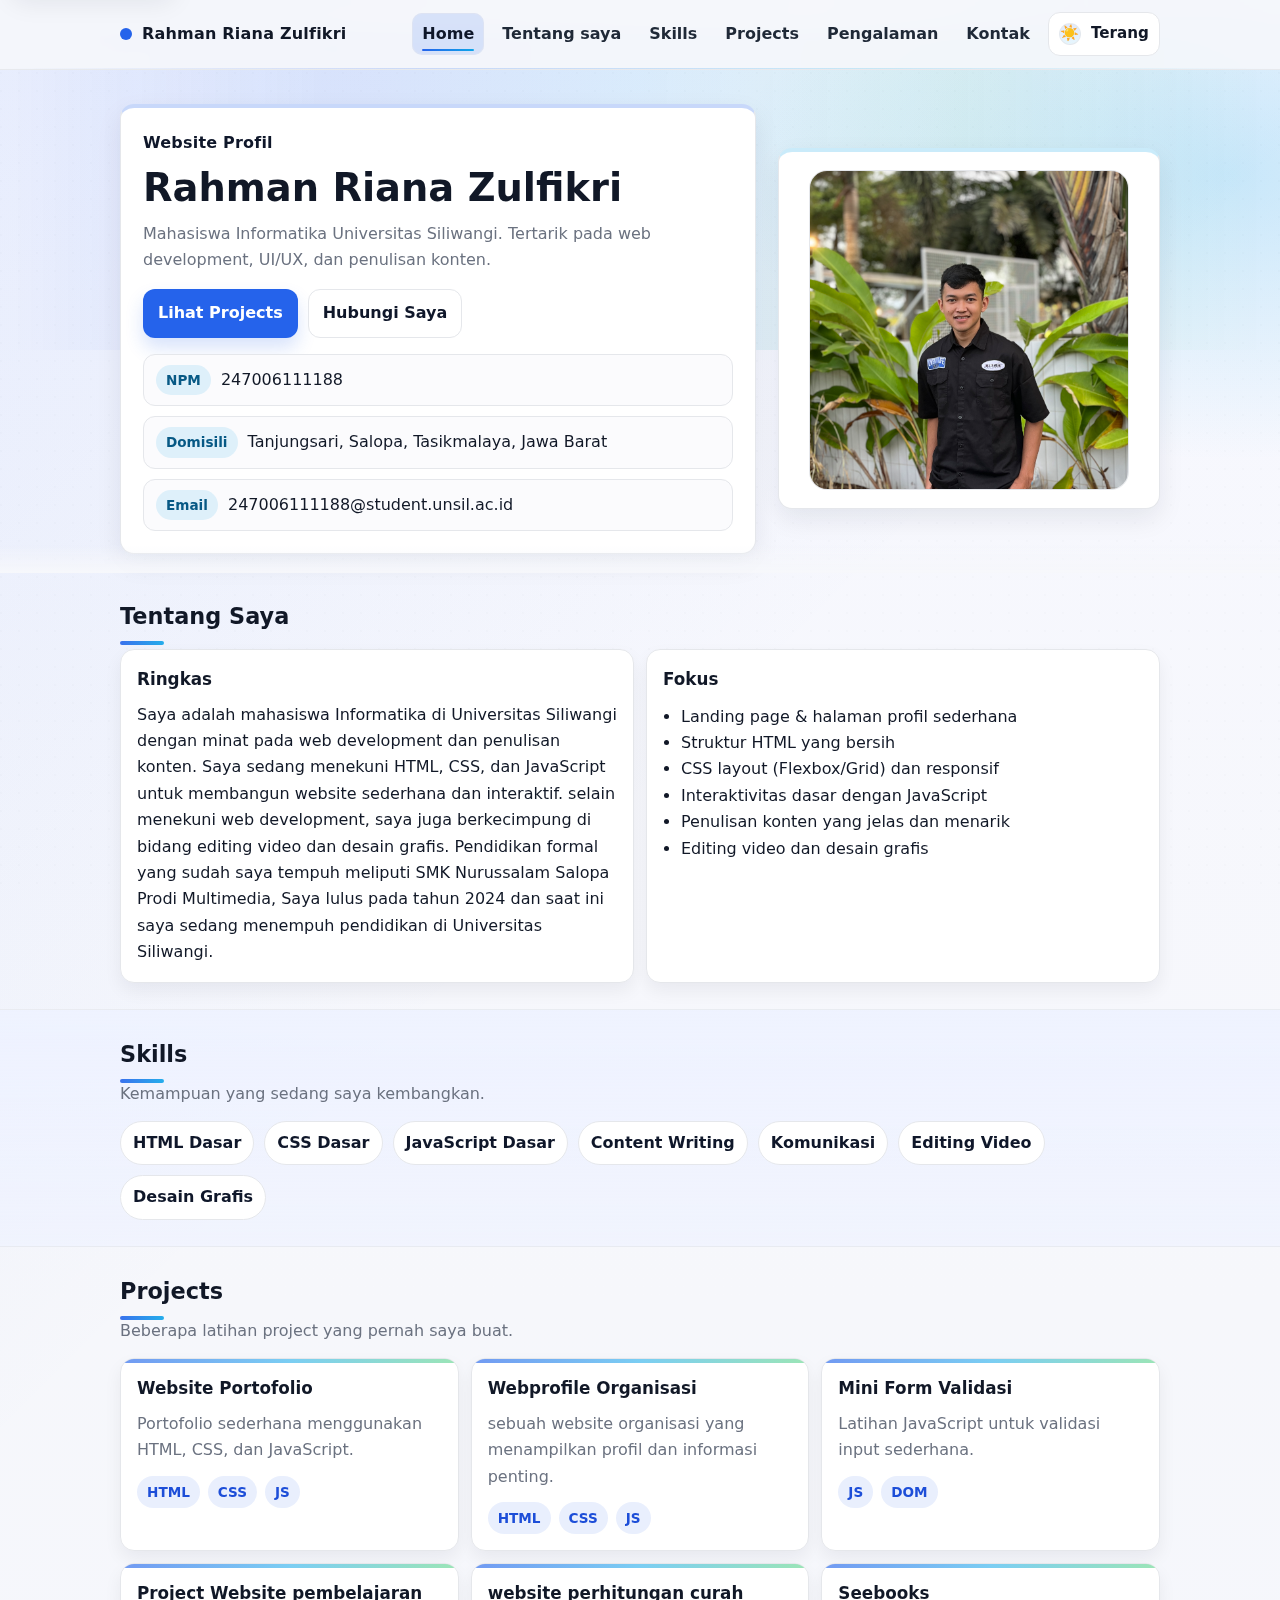
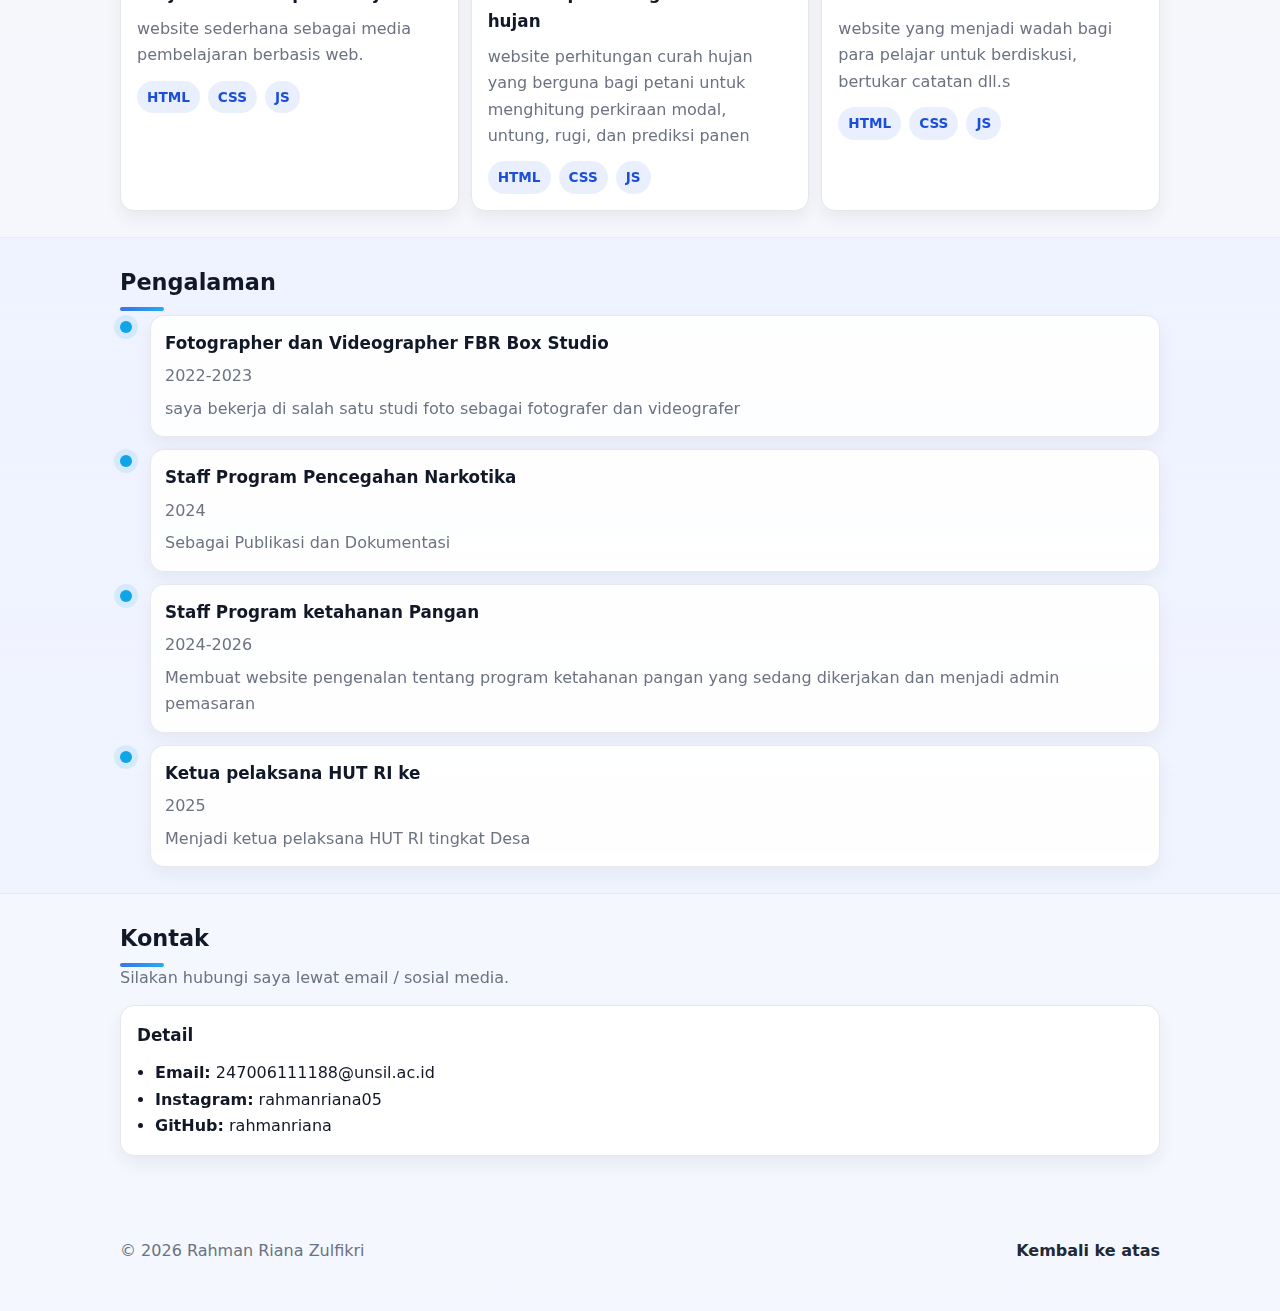
<file: index.html>
<!DOCTYPE html>
<html lang="id">
    <head>
        <meta charset="UTF-8" />
        <meta name="viewport" content="width=device-width, initial-scale=1" />
        <title>Portofolio | Rahman Riana Zulfikri</title>
        <link rel="stylesheet" href="./css/style.css" />
        <script src="./js/script.js" defer></script>
    </head>
    <body>
        <a class="skip-link" href="#home">Lewati ke konten</a>

        <header class="site-header">
            <div class="container header-inner">
                <a class="brand" href="#home" aria-label="Beranda">
                    <span class="brand-dot" aria-hidden="true"></span>
                    <span class="brand-text">Rahman Riana Zulfikri</span>
                </a>

                <button class="nav-toggle" id="navToggle" type="button" aria-controls="siteNav" aria-expanded="false">
                    <span class="nav-toggle-bar" aria-hidden="true"></span>
                    <span class="nav-toggle-bar" aria-hidden="true"></span>
                    <span class="nav-toggle-bar" aria-hidden="true"></span>
                    <span class="sr-only">Buka menu</span>
                </button>

                <nav class="site-nav" id="siteNav" aria-label="Navigasi utama">
                    <a class="nav-link" href="#home">Home</a>
                    <a class="nav-link" href="#about">Tentang saya</a>
                    <a class="nav-link" href="#skills">Skills</a>
                    <a class="nav-link" href="#projects">Projects</a>
                    <a class="nav-link" href="#experience">Pengalaman</a>
                    <a class="nav-link" href="#contact">Kontak</a>
                    <button class="theme-toggle" id="themeToggle" type="button" aria-label="Ganti tema">
                        <span class="theme-icon" id="themeIcon" aria-hidden="true">☀️</span>
                        <span class="theme-text" id="themeToggleText">Terang</span>
                    </button>
                </nav>
            </div>
        </header>

        <main>
            <section id="home" class="hero">
                <div class="container hero-inner">
                    <div class="hero-copy">
                        <p class="hero-kicker">Website Profil</p>
                        <h1 class="hero-title">Rahman Riana Zulfikri</h1>
                        <p class="hero-subtitle">
                            Mahasiswa Informatika Universitas Siliwangi. Tertarik pada web development, UI/UX,
                            dan penulisan konten.
                        </p>

                        <div class="hero-cta">
                            <a class="btn primary" href="#projects">Lihat Projects</a>
                            <a class="btn" href="#contact">Hubungi Saya</a>
                        </div>

                        <ul class="quick-info" aria-label="Info singkat">
                            <li><span class="tag">NPM</span> 247006111188</li>
                            <li><span class="tag">Domisili</span> Tanjungsari, Salopa, Tasikmalaya, Jawa Barat</li>
                            <li><span class="tag">Email</span> 247006111188@student.unsil.ac.id</li>
                        </ul>
                    </div>

                    <div class="hero-photo" aria-label="Foto profil">
                        <picture>
                            <source srcset="assets/foto.jpeg" type="image/jpeg" />
                            <img src="assets/foto.jpeg" alt="Foto Rahman Riana Zulfikri" width="360" height="360" />
                        </picture>
                     
                    </div>
                </div>
            </section>

            <section id="about" class="section">
                <div class="container">
                    <div class="section-head">
                        <h2>Tentang Saya</h2>
                        
                    </div>

                    <div class="grid-2">
                        <div class="card">
                            <h3>Ringkas</h3>
                            <p>
                                Saya adalah mahasiswa Informatika di Universitas Siliwangi dengan minat pada web
                                development dan penulisan konten. Saya sedang menekuni HTML, CSS, dan JavaScript untuk
                                membangun website sederhana dan interaktif. selain menekuni web development, saya juga berkecimpung di bidang editing video dan desain grafis.
                                Pendidikan formal yang sudah saya tempuh meliputi SMK Nurussalam Salopa Prodi Multimedia, Saya lulus pada tahun 2024 dan saat ini saya sedang menempuh pendidikan di Universitas Siliwangi.
                            </p>
                        </div>
                        <div class="card">
                            <h3>Fokus</h3>
                            <ul class="bullets">
                                <li>Landing page & halaman profil sederhana</li>
                                <li>Struktur HTML yang bersih</li>
                                <li>CSS layout (Flexbox/Grid) dan responsif</li>
                                <li>Interaktivitas dasar dengan JavaScript</li>
                                <li>Penulisan konten yang jelas dan menarik</li>
                                <li>Editing video dan desain grafis</li>
                            </ul>
                        </div>
                    </div>
                </div>
            </section>

            <section id="skills" class="section alt">
                <div class="container">
                    <div class="section-head">
                        <h2>Skills</h2>
                        <p>Kemampuan yang sedang saya kembangkan.</p>
                    </div>

                    <div class="chips" role="list">
                        <span class="chip" role="listitem">HTML Dasar</span>
                        <span class="chip" role="listitem">CSS Dasar</span>
                        <span class="chip" role="listitem">JavaScript Dasar</span>
                        <span class="chip" role="listitem">Content Writing</span>
                        <span class="chip" role="listitem">Komunikasi</span>
                        <span class="chip" role="listitem">Editing Video</span>
                        <span class="chip" role ="listitem">Desain Grafis</span>
                    </div>
                </div>
            </section>

            <section id="projects" class="section">
                <div class="container">
                    <div class="section-head">
                        <h2>Projects</h2>
                        <p>Beberapa latihan project yang pernah saya buat.</p>
                    </div>

                    <div class="cards">
                        <article class="project card">
                            <h3>Website Portofolio</h3>
                            <p>Portofolio sederhana menggunakan HTML, CSS, dan JavaScript.</p>
                            <div class="meta">
                                <span class="pill">HTML</span><span class="pill">CSS</span><span class="pill">JS</span>
                            </div>
                        </article>

                        <article class="project card">
                            <h3>Webprofile Organisasi</h3>
                            <p>sebuah website organisasi yang menampilkan profil dan informasi penting.</p>
                            <div class="meta">
                                <span class="pill">HTML</span><span class="pill">CSS</span><span class="pill">JS</span>
                            </div>
                        </article>

                        <article class="project card">
                            <h3>Mini Form Validasi</h3>
                            <p>Latihan JavaScript untuk validasi input sederhana.</p>
                            <div class="meta">
                                <span class="pill">JS</span><span class="pill">DOM</span>
                            </div>
                        </article>

                         <article class="project card">
                            <h3>Project Website pembelajaran</h3>
                            <p>website sederhana sebagai media pembelajaran berbasis web.</p>
                            <div class="meta">
                                <span class="pill">HTML</span><span class="pill">CSS</span><span class="pill">JS</span>
                            </div>
                        </article>

                         <article class="project card">
                            <h3>website perhitungan curah hujan</h3>
                            <p>website perhitungan curah hujan yang berguna bagi petani untuk menghitung perkiraan modal, untung, rugi, dan prediksi panen </p>
                            <div class="meta">
                               <span class="pill">HTML</span><span class="pill">CSS</span><span class="pill">JS</span>
                            </div>
                        </article>

                         <article class="project card">
                            <h3>Seebooks</h3>
                            <p>website yang menjadi wadah bagi para pelajar untuk berdiskusi, bertukar catatan dll.s</p>
                            <div class="meta">
                               <span class="pill">HTML</span><span class="pill">CSS</span><span class="pill">JS</span>
                            </div>
                        </article>
                    </div>
                </div>
            </section>

            <section id="experience" class="section alt">
                <div class="container">
                    <div class="section-head">
                        <h2>Pengalaman</h2>
    
                    </div>

                    <div class="timeline">

                         <div class="timeline-item">
                            <div class="timeline-dot" aria-hidden="true"></div>
                            <div class="timeline-content">
                                <h3>Fotographer dan Videographer FBR Box Studio</h3>
                                <p class="muted">2022-2023</p>
                                <p>saya bekerja di salah satu studi foto sebagai fotografer dan videografer</p>
                            </div>
                        </div>   

                        <div class="timeline-item">
                            <div class="timeline-dot" aria-hidden="true"></div>
                            <div class="timeline-content">
                                <h3>Staff Program Pencegahan Narkotika</h3>
                                <p class="muted">2024</p>
                                <p>Sebagai Publikasi dan Dokumentasi</p>
                            </div>
                        </div>

                        <div class="timeline-item">
                            <div class="timeline-dot" aria-hidden="true"></div>
                            <div class="timeline-content">
                                <h3>Staff Program ketahanan Pangan</h3>
                                <p class="muted">2024-2026</p>
                                <p>Membuat website pengenalan tentang program ketahanan pangan yang sedang dikerjakan dan menjadi admin pemasaran</p>
                            </div>
                        </div>

                        <div class="timeline-item">
                            <div class="timeline-dot" aria-hidden="true"></div>
                            <div class="timeline-content">
                                <h3>Ketua pelaksana HUT RI ke</h3>
                                <p class="muted">2025</p>
                                <p>Menjadi ketua pelaksana HUT RI tingkat Desa </p>
                            </div>
                        </div>

                        
                    </div>
                </div>
            </section>

            <section id="contact" class="section">
                <div class="container">
                    <div class="section-head">
                        <h2>Kontak</h2>
                        <p>Silakan hubungi saya lewat email / sosial media.</p>
                    </div>

                    <div class="contact-grid">
                        <div class="card">
                            <h3>Detail</h3>
                            <ul class="bullets">
                                <li><strong>Email:</strong> 247006111188@unsil.ac.id</li>
                                <li><strong>Instagram:</strong> rahmanriana05</li>
                                <li><strong>GitHub:</strong> rahmanriana</li>
                            </ul>
                        </div>
                    </div>
                </div>
            </section>
        </main>

        <footer class="site-footer">
            <div class="container footer-inner">
                <p>&copy; <span id="year"></span> Rahman Riana Zulfikri</p>
                <a href="#home" class="to-top">Kembali ke atas</a>
            </div>
        </footer>
    </body>
</html>
</file>
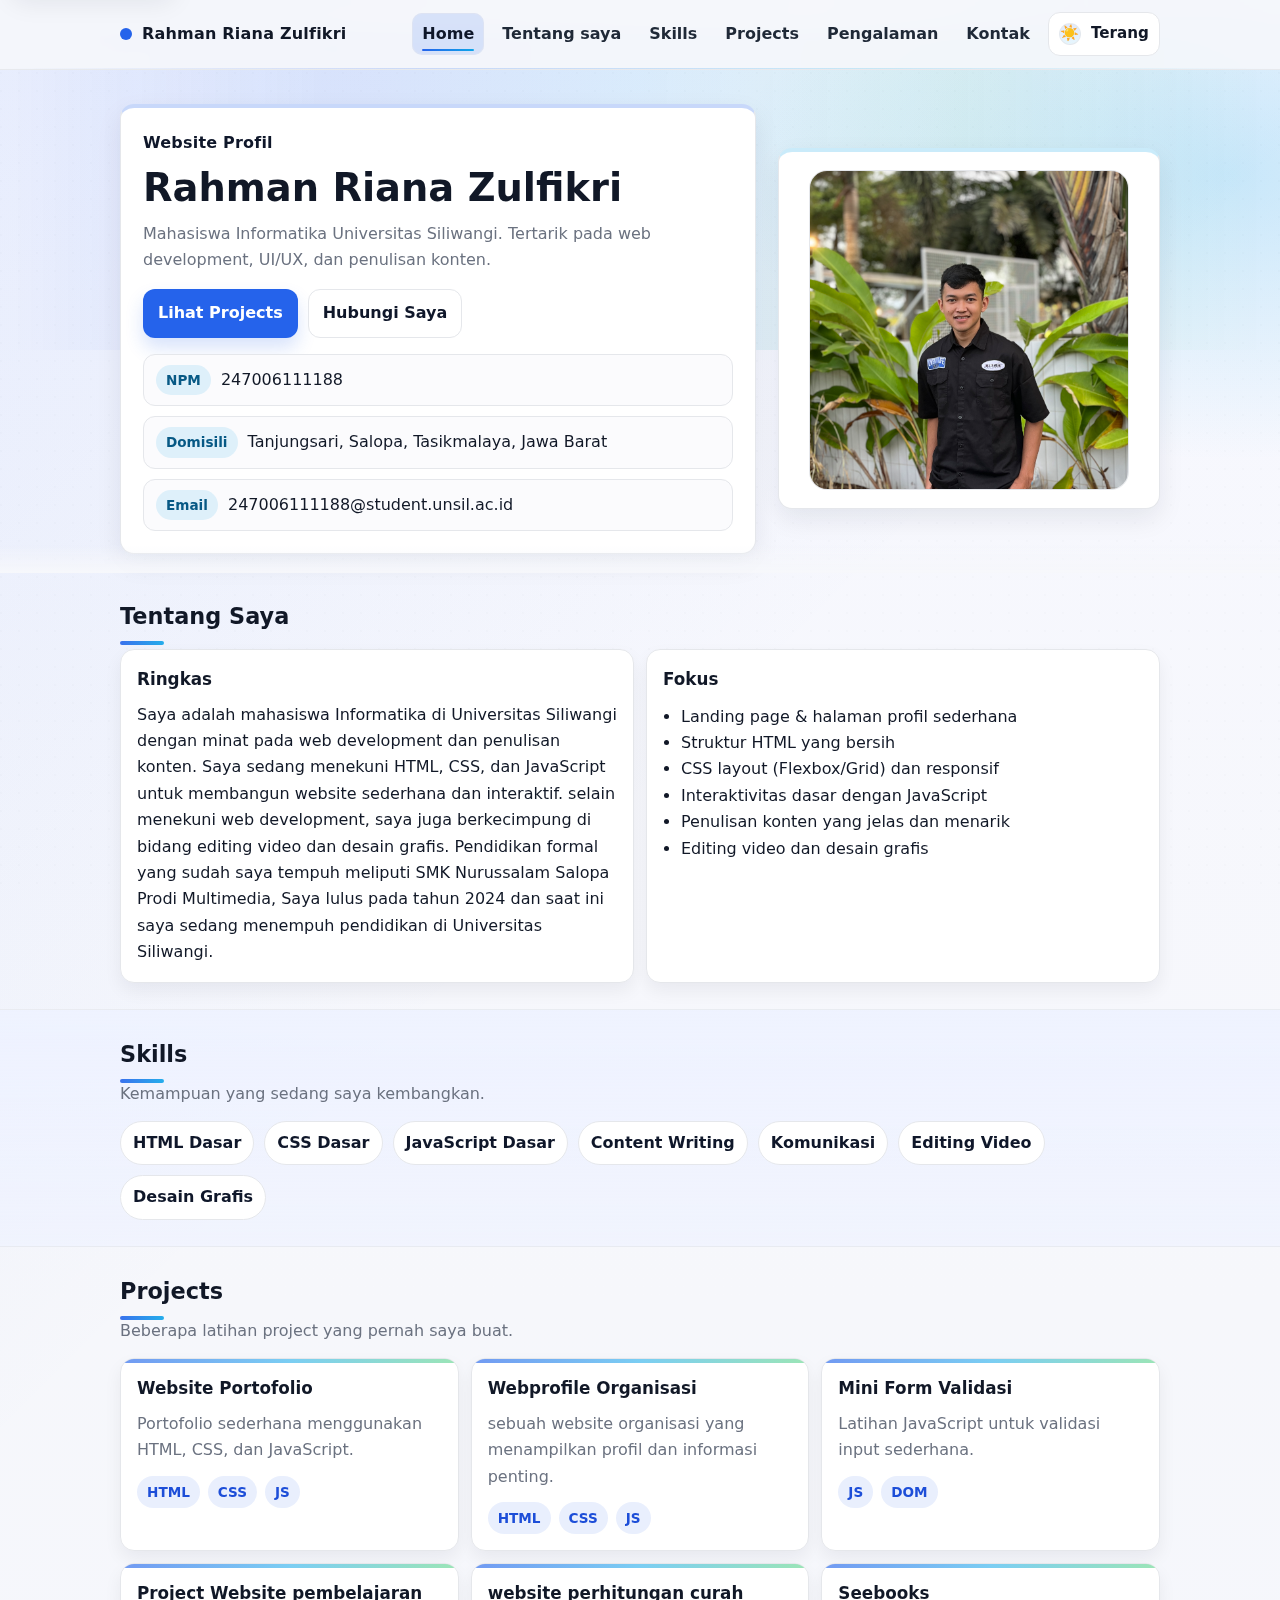
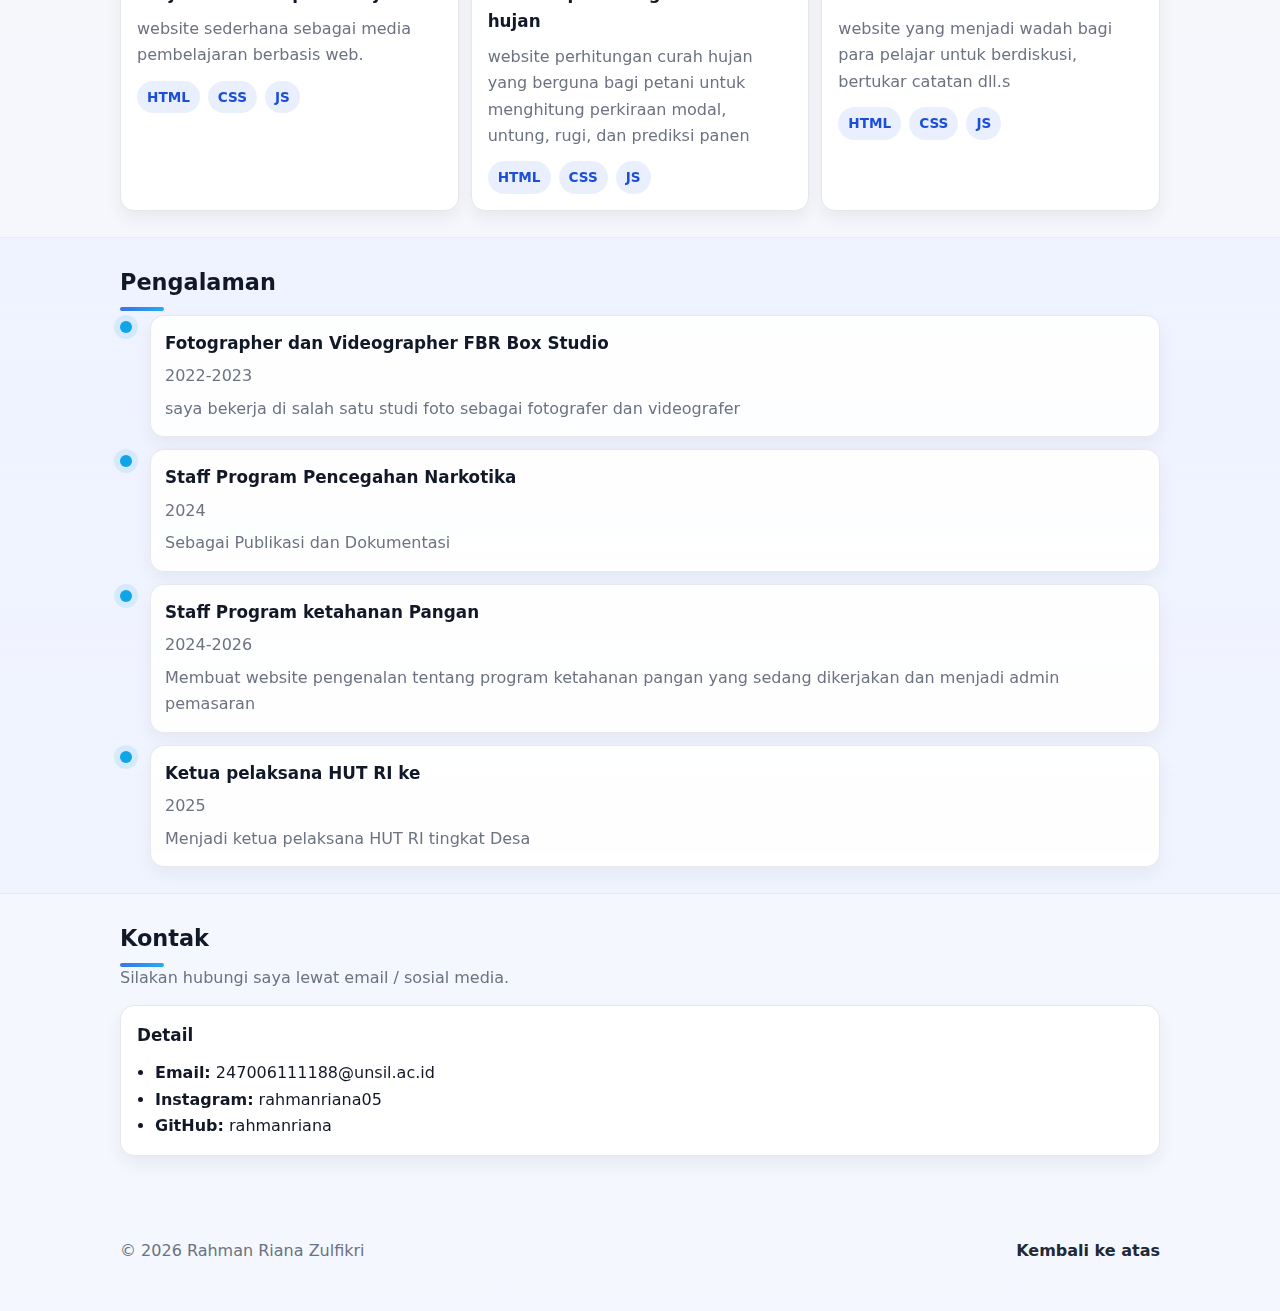
<file: html/index.html>
<!DOCTYPE html>
<html lang="id">
    <head>
        <meta charset="UTF-8" />
        <meta name="viewport" content="width=device-width, initial-scale=1" />
        <title>Portofolio | Rahman Riana Zulfikri</title>
        <link rel="stylesheet" href="../css/style.css" />
        <script src="../Js/script.js" defer></script>
    </head>
    <body>
        <a class="skip-link" href="#home">Lewati ke konten</a>

        <header class="site-header">
            <div class="container header-inner">
                <a class="brand" href="#home" aria-label="Beranda">
                    <span class="brand-dot" aria-hidden="true"></span>
                    <span class="brand-text">Rahman Riana Zulfikri</span>
                </a>

                <button class="nav-toggle" id="navToggle" type="button" aria-controls="siteNav" aria-expanded="false">
                    <span class="nav-toggle-bar" aria-hidden="true"></span>
                    <span class="nav-toggle-bar" aria-hidden="true"></span>
                    <span class="nav-toggle-bar" aria-hidden="true"></span>
                    <span class="sr-only">Buka menu</span>
                </button>

                <nav class="site-nav" id="siteNav" aria-label="Navigasi utama">
                    <a class="nav-link" href="#home">Home</a>
                    <a class="nav-link" href="#about">Tentang saya</a>
                    <a class="nav-link" href="#skills">Skills</a>
                    <a class="nav-link" href="#projects">Projects</a>
                    <a class="nav-link" href="#experience">Pengalaman</a>
                    <a class="nav-link" href="#contact">Kontak</a>
                    <button class="theme-toggle" id="themeToggle" type="button" aria-label="Ganti tema">
                        <span class="theme-icon" id="themeIcon" aria-hidden="true">☀️</span>
                        <span class="theme-text" id="themeToggleText">Terang</span>
                    </button>
                </nav>
            </div>
        </header>

        <main>
            <section id="home" class="hero">
                <div class="container hero-inner">
                    <div class="hero-copy">
                        <p class="hero-kicker">Website Profil</p>
                        <h1 class="hero-title">Rahman Riana Zulfikri</h1>
                        <p class="hero-subtitle">
                            Mahasiswa Informatika Universitas Siliwangi. Tertarik pada web development, UI/UX,
                            dan penulisan konten.
                        </p>

                        <div class="hero-cta">
                            <a class="btn primary" href="#projects">Lihat Projects</a>
                            <a class="btn" href="#contact">Hubungi Saya</a>
                        </div>

                        <ul class="quick-info" aria-label="Info singkat">
                            <li><span class="tag">NPM</span> 247006111188</li>
                            <li><span class="tag">Domisili</span> Tanjungsari, Salopa, Tasikmalaya, Jawa Barat</li>
                            <li><span class="tag">Email</span> 247006111188@student.unsil.ac.id</li>
                        </ul>
                    </div>

                    <div class="hero-photo" aria-label="Foto profil">
                        <picture>
                            <source srcset="../assets/foto.jpeg" type="image/jpeg" />
                            <img src="../assets/foto.jpeg" alt="Foto Rahman Riana Zulfikri" width="360" height="360" />
                        </picture>
                     
                    </div>
                </div>
            </section>

            <section id="about" class="section">
                <div class="container">
                    <div class="section-head">
                        <h2>Tentang Saya</h2>
                        
                    </div>

                    <div class="grid-2">
                        <div class="card">
                            <h3>Ringkas</h3>
                            <p>
                                Saya adalah mahasiswa Informatika di Universitas Siliwangi dengan minat pada web
                                development dan penulisan konten. Saya sedang menekuni HTML, CSS, dan JavaScript untuk
                                membangun website sederhana dan interaktif. selain menekuni web development, saya juga berkecimpung di bidang editing video dan desain grafis.
                                Pendidikan formal yang sudah saya tempuh meliputi SMK Nurussalam Salopa Prodi Multimedia, Saya lulus pada tahun 2024 dan saat ini saya sedang menempuh pendidikan di Universitas Siliwangi.
                            </p>
                        </div>
                        <div class="card">
                            <h3>Fokus</h3>
                            <ul class="bullets">
                                <li>Landing page & halaman profil sederhana</li>
                                <li>Struktur HTML yang bersih</li>
                                <li>CSS layout (Flexbox/Grid) dan responsif</li>
                                <li>Interaktivitas dasar dengan JavaScript</li>
                                <li>Penulisan konten yang jelas dan menarik</li>
                                <li>Editing video dan desain grafis</li>
                            </ul>
                        </div>
                    </div>
                </div>
            </section>

            <section id="skills" class="section alt">
                <div class="container">
                    <div class="section-head">
                        <h2>Skills</h2>
                        <p>Kemampuan yang sedang saya kembangkan.</p>
                    </div>

                    <div class="chips" role="list">
                        <span class="chip" role="listitem">HTML Dasar</span>
                        <span class="chip" role="listitem">CSS Dasar</span>
                        <span class="chip" role="listitem">JavaScript Dasar</span>
                        <span class="chip" role="listitem">Content Writing</span>
                        <span class="chip" role="listitem">Komunikasi</span>
                        <span class="chip" role="listitem">Editing Video</span>
                        <span class="chip" role ="listitem">Desain Grafis</span>
                    </div>
                </div>
            </section>

            <section id="projects" class="section">
                <div class="container">
                    <div class="section-head">
                        <h2>Projects</h2>
                        <p>Beberapa latihan project yang pernah saya buat.</p>
                    </div>

                    <div class="cards">
                        <article class="project card">
                            <h3>Website Portofolio</h3>
                            <p>Portofolio sederhana menggunakan HTML, CSS, dan JavaScript.</p>
                            <div class="meta">
                                <span class="pill">HTML</span><span class="pill">CSS</span><span class="pill">JS</span>
                            </div>
                        </article>

                        <article class="project card">
                            <h3>Webprofile Organisasi</h3>
                            <p>sebuah website organisasi yang menampilkan profil dan informasi penting.</p>
                            <div class="meta">
                                <span class="pill">HTML</span><span class="pill">CSS</span><span class="pill">JS</span>
                            </div>
                        </article>

                        <article class="project card">
                            <h3>Mini Form Validasi</h3>
                            <p>Latihan JavaScript untuk validasi input sederhana.</p>
                            <div class="meta">
                                <span class="pill">JS</span><span class="pill">DOM</span>
                            </div>
                        </article>

                         <article class="project card">
                            <h3>Project Website pembelajaran</h3>
                            <p>website sederhana sebagai media pembelajaran berbasis web.</p>
                            <div class="meta">
                                <span class="pill">HTML</span><span class="pill">CSS</span><span class="pill">JS</span>
                            </div>
                        </article>

                         <article class="project card">
                            <h3>website perhitungan curah hujan</h3>
                            <p>website perhitungan curah hujan yang berguna bagi petani untuk menghitung perkiraan modal, untung, rugi, dan prediksi panen </p>
                            <div class="meta">
                               <span class="pill">HTML</span><span class="pill">CSS</span><span class="pill">JS</span>
                            </div>
                        </article>

                         <article class="project card">
                            <h3>Seebooks</h3>
                            <p>website yang menjadi wadah bagi para pelajar untuk berdiskusi, bertukar catatan dll.s</p>
                            <div class="meta">
                               <span class="pill">HTML</span><span class="pill">CSS</span><span class="pill">JS</span>
                            </div>
                        </article>
                    </div>
                </div>
            </section>

            <section id="experience" class="section alt">
                <div class="container">
                    <div class="section-head">
                        <h2>Pengalaman</h2>
    
                    </div>

                    <div class="timeline">

                         <div class="timeline-item">
                            <div class="timeline-dot" aria-hidden="true"></div>
                            <div class="timeline-content">
                                <h3>Fotographer dan Videographer FBR Box Studio</h3>
                                <p class="muted">2022-2023</p>
                                <p>saya bekerja di salah satu studi foto sebagai fotografer dan videografer</p>
                            </div>
                        </div>   

                        <div class="timeline-item">
                            <div class="timeline-dot" aria-hidden="true"></div>
                            <div class="timeline-content">
                                <h3>Staff Program Pencegahan Narkotika</h3>
                                <p class="muted">2024</p>
                                <p>Sebagai Publikasi dan Dokumentasi</p>
                            </div>
                        </div>

                        <div class="timeline-item">
                            <div class="timeline-dot" aria-hidden="true"></div>
                            <div class="timeline-content">
                                <h3>Staff Program ketahanan Pangan</h3>
                                <p class="muted">2024-2026</p>
                                <p>Membuat website pengenalan tentang program ketahanan pangan yang sedang dikerjakan dan menjadi admin pemasaran</p>
                            </div>
                        </div>

                        <div class="timeline-item">
                            <div class="timeline-dot" aria-hidden="true"></div>
                            <div class="timeline-content">
                                <h3>Ketua pelaksana HUT RI ke</h3>
                                <p class="muted">2025</p>
                                <p>Menjadi ketua pelaksana HUT RI tingkat Desa </p>
                            </div>
                        </div>

                        
                    </div>
                </div>
            </section>

            <section id="contact" class="section">
                <div class="container">
                    <div class="section-head">
                        <h2>Kontak</h2>
                        <p>Silakan hubungi saya lewat email / sosial media.</p>
                    </div>

                    <div class="contact-grid">
                        <div class="card">
                            <h3>Detail</h3>
                            <ul class="bullets">
                                <li><strong>Email:</strong> 247006111188@unsil.ac.id</li>
                                <li><strong>Instagram:</strong> rahmanriana05</li>
                                <li><strong>GitHub:</strong> rahmanriana</li>
                            </ul>
                        </div>
                    </div>
                </div>
            </section>
        </main>

        <footer class="site-footer">
            <div class="container footer-inner">
                <p>&copy; <span id="year"></span> Rahman Riana Zulfikri</p>
                <a href="#home" class="to-top">Kembali ke atas</a>
            </div>
        </footer>
    </body>
</html>
</file>
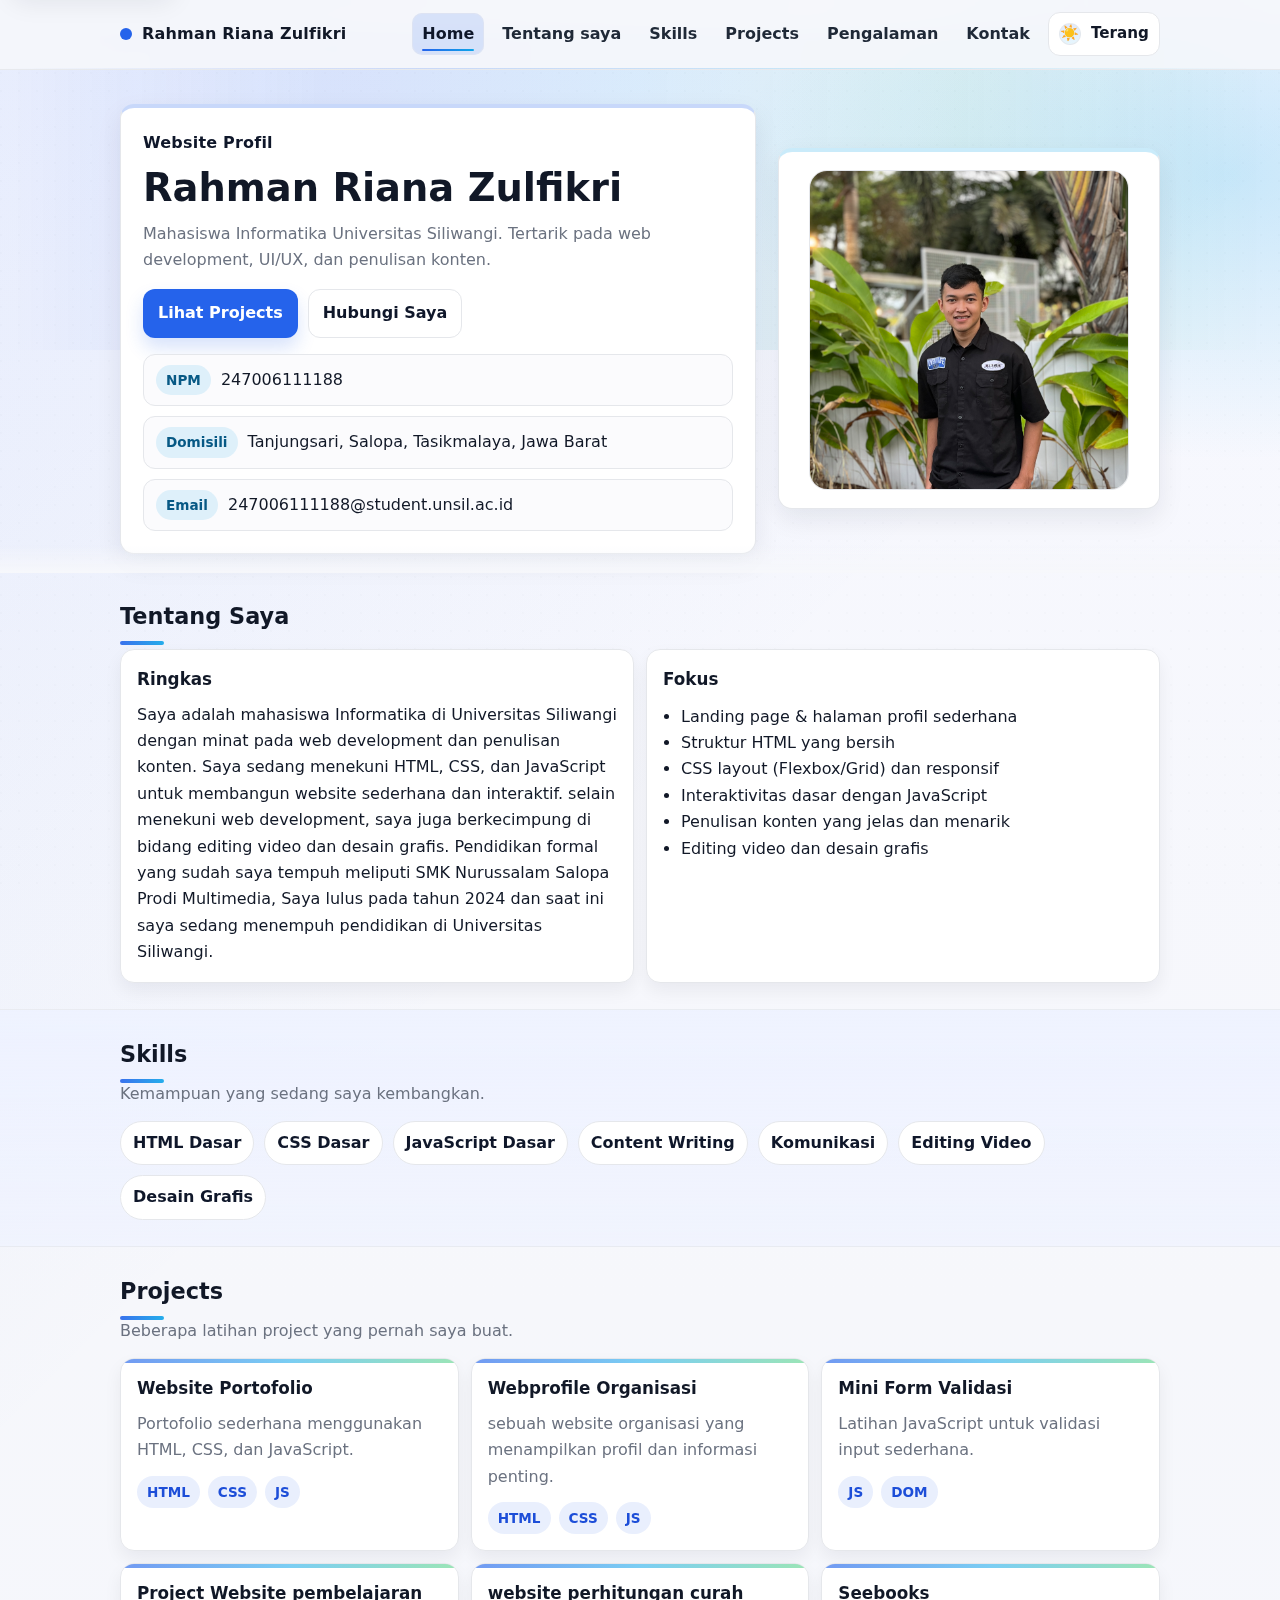
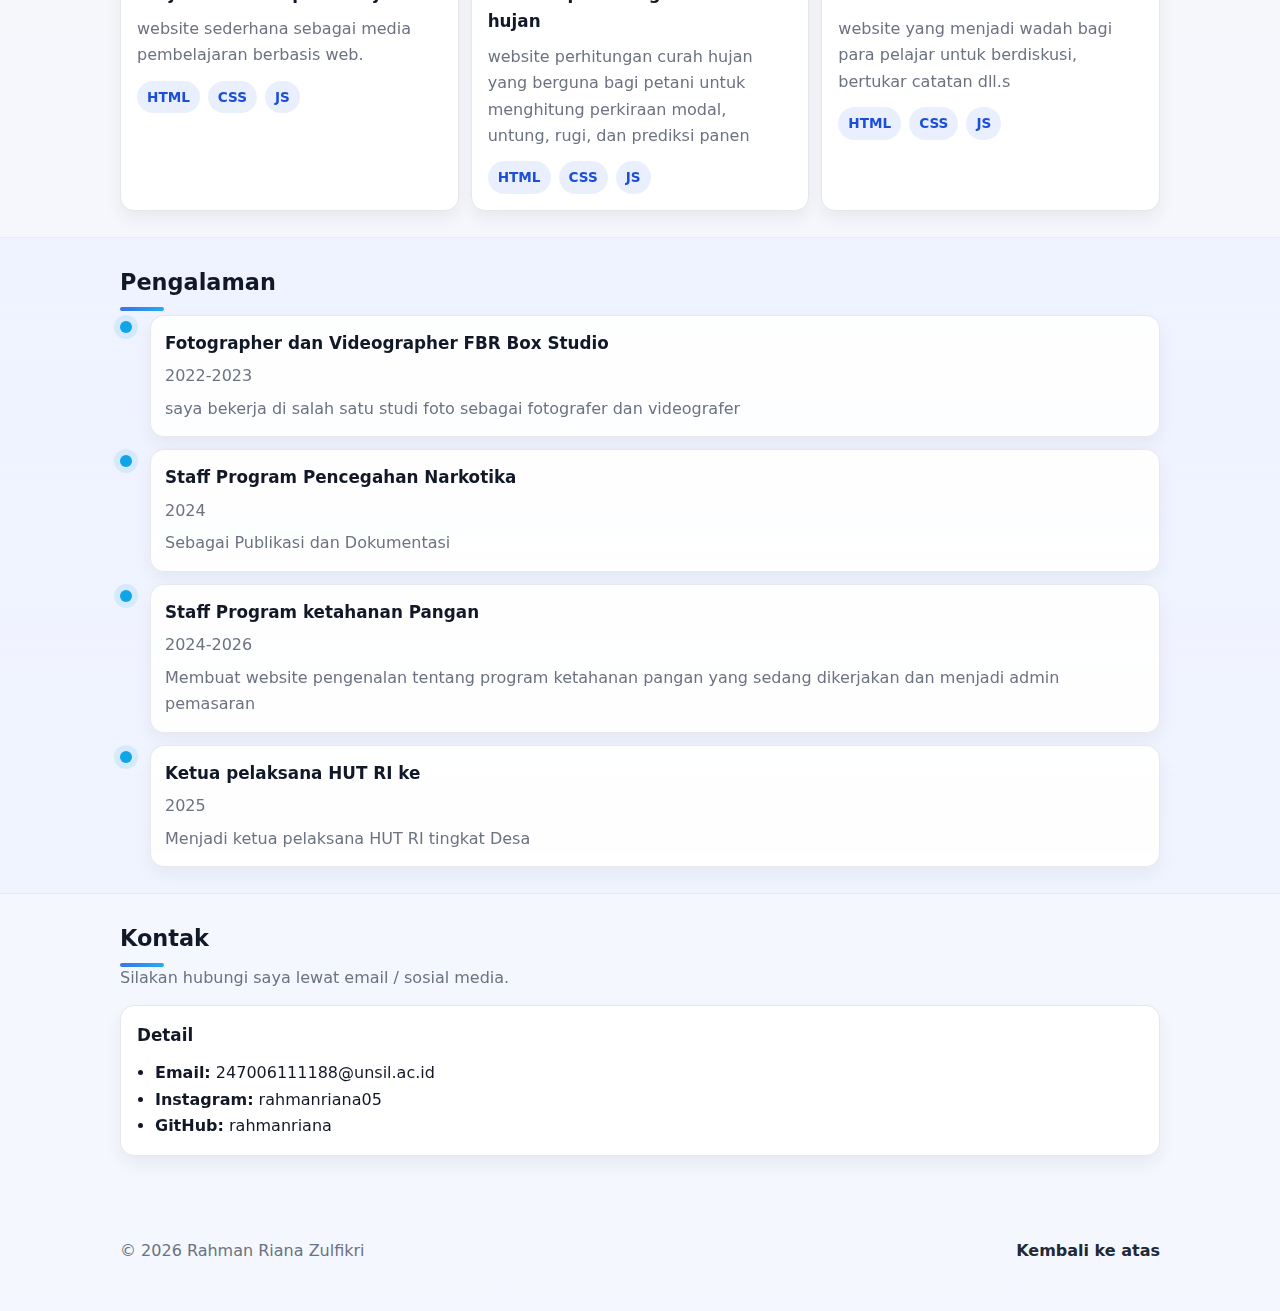
<file: prak 1/index.html>
<!DOCTYPE html>
<html lang="id">
    <head>
        <meta charset="UTF-8" />
        <meta name="viewport" content="width=device-width, initial-scale=1" />
        <title>Portofolio | Rahman Riana Zulfikri</title>
        <link rel="stylesheet" href="./css/style.css" />
        <script src="./js/script.js" defer></script>
    </head>
    <body>
        <a class="skip-link" href="#home">Lewati ke konten</a>

        <header class="site-header">
            <div class="container header-inner">
                <a class="brand" href="#home" aria-label="Beranda">
                    <span class="brand-dot" aria-hidden="true"></span>
                    <span class="brand-text">Rahman Riana Zulfikri</span>
                </a>

                <button class="nav-toggle" id="navToggle" type="button" aria-controls="siteNav" aria-expanded="false">
                    <span class="nav-toggle-bar" aria-hidden="true"></span>
                    <span class="nav-toggle-bar" aria-hidden="true"></span>
                    <span class="nav-toggle-bar" aria-hidden="true"></span>
                    <span class="sr-only">Buka menu</span>
                </button>

                <nav class="site-nav" id="siteNav" aria-label="Navigasi utama">
                    <a class="nav-link" href="#home">Home</a>
                    <a class="nav-link" href="#about">Tentang saya</a>
                    <a class="nav-link" href="#skills">Skills</a>
                    <a class="nav-link" href="#projects">Projects</a>
                    <a class="nav-link" href="#experience">Pengalaman</a>
                    <a class="nav-link" href="#contact">Kontak</a>
                    <button class="theme-toggle" id="themeToggle" type="button" aria-label="Ganti tema">
                        <span class="theme-icon" id="themeIcon" aria-hidden="true">☀️</span>
                        <span class="theme-text" id="themeToggleText">Terang</span>
                    </button>
                </nav>
            </div>
        </header>

        <main>
            <section id="home" class="hero">
                <div class="container hero-inner">
                    <div class="hero-copy">
                        <p class="hero-kicker">Website Profil</p>
                        <h1 class="hero-title">Rahman Riana Zulfikri</h1>
                        <p class="hero-subtitle">
                            Mahasiswa Informatika Universitas Siliwangi. Tertarik pada web development, UI/UX,
                            dan penulisan konten.
                        </p>

                        <div class="hero-cta">
                            <a class="btn primary" href="#projects">Lihat Projects</a>
                            <a class="btn" href="#contact">Hubungi Saya</a>
                        </div>

                        <ul class="quick-info" aria-label="Info singkat">
                            <li><span class="tag">NPM</span> 247006111188</li>
                            <li><span class="tag">Domisili</span> Tanjungsari, Salopa, Tasikmalaya, Jawa Barat</li>
                            <li><span class="tag">Email</span> 247006111188@student.unsil.ac.id</li>
                        </ul>
                    </div>

                    <div class="hero-photo" aria-label="Foto profil">
                        <picture>
                            <source srcset="../assets/foto.jpeg" type="image/jpeg" />
                            <img src="../assets/foto.jpeg" alt="Foto Rahman Riana Zulfikri" width="360" height="360" />
                        </picture>
                     
                    </div>
                </div>
            </section>

            <section id="about" class="section">
                <div class="container">
                    <div class="section-head">
                        <h2>Tentang Saya</h2>
                        
                    </div>

                    <div class="grid-2">
                        <div class="card">
                            <h3>Ringkas</h3>
                            <p>
                                Saya adalah mahasiswa Informatika di Universitas Siliwangi dengan minat pada web
                                development dan penulisan konten. Saya sedang menekuni HTML, CSS, dan JavaScript untuk
                                membangun website sederhana dan interaktif. selain menekuni web development, saya juga berkecimpung di bidang editing video dan desain grafis.
                                Pendidikan formal yang sudah saya tempuh meliputi SMK Nurussalam Salopa Prodi Multimedia, Saya lulus pada tahun 2024 dan saat ini saya sedang menempuh pendidikan di Universitas Siliwangi.
                            </p>
                        </div>
                        <div class="card">
                            <h3>Fokus</h3>
                            <ul class="bullets">
                                <li>Landing page & halaman profil sederhana</li>
                                <li>Struktur HTML yang bersih</li>
                                <li>CSS layout (Flexbox/Grid) dan responsif</li>
                                <li>Interaktivitas dasar dengan JavaScript</li>
                                <li>Penulisan konten yang jelas dan menarik</li>
                                <li>Editing video dan desain grafis</li>
                            </ul>
                        </div>
                    </div>
                </div>
            </section>

            <section id="skills" class="section alt">
                <div class="container">
                    <div class="section-head">
                        <h2>Skills</h2>
                        <p>Kemampuan yang sedang saya kembangkan.</p>
                    </div>

                    <div class="chips" role="list">
                        <span class="chip" role="listitem">HTML Dasar</span>
                        <span class="chip" role="listitem">CSS Dasar</span>
                        <span class="chip" role="listitem">JavaScript Dasar</span>
                        <span class="chip" role="listitem">Content Writing</span>
                        <span class="chip" role="listitem">Komunikasi</span>
                        <span class="chip" role="listitem">Editing Video</span>
                        <span class="chip" role ="listitem">Desain Grafis</span>
                    </div>
                </div>
            </section>

            <section id="projects" class="section">
                <div class="container">
                    <div class="section-head">
                        <h2>Projects</h2>
                        <p>Beberapa latihan project yang pernah saya buat.</p>
                    </div>

                    <div class="cards">
                        <article class="project card">
                            <h3>Website Portofolio</h3>
                            <p>Portofolio sederhana menggunakan HTML, CSS, dan JavaScript.</p>
                            <div class="meta">
                                <span class="pill">HTML</span><span class="pill">CSS</span><span class="pill">JS</span>
                            </div>
                        </article>

                        <article class="project card">
                            <h3>Webprofile Organisasi</h3>
                            <p>sebuah website organisasi yang menampilkan profil dan informasi penting.</p>
                            <div class="meta">
                                <span class="pill">HTML</span><span class="pill">CSS</span><span class="pill">JS</span>
                            </div>
                        </article>

                        <article class="project card">
                            <h3>Mini Form Validasi</h3>
                            <p>Latihan JavaScript untuk validasi input sederhana.</p>
                            <div class="meta">
                                <span class="pill">JS</span><span class="pill">DOM</span>
                            </div>
                        </article>

                         <article class="project card">
                            <h3>Project Website pembelajaran</h3>
                            <p>website sederhana sebagai media pembelajaran berbasis web.</p>
                            <div class="meta">
                                <span class="pill">HTML</span><span class="pill">CSS</span><span class="pill">JS</span>
                            </div>
                        </article>

                         <article class="project card">
                            <h3>website perhitungan curah hujan</h3>
                            <p>website perhitungan curah hujan yang berguna bagi petani untuk menghitung perkiraan modal, untung, rugi, dan prediksi panen </p>
                            <div class="meta">
                               <span class="pill">HTML</span><span class="pill">CSS</span><span class="pill">JS</span>
                            </div>
                        </article>

                         <article class="project card">
                            <h3>Seebooks</h3>
                            <p>website yang menjadi wadah bagi para pelajar untuk berdiskusi, bertukar catatan dll.s</p>
                            <div class="meta">
                               <span class="pill">HTML</span><span class="pill">CSS</span><span class="pill">JS</span>
                            </div>
                        </article>
                    </div>
                </div>
            </section>

            <section id="experience" class="section alt">
                <div class="container">
                    <div class="section-head">
                        <h2>Pengalaman</h2>
    
                    </div>

                    <div class="timeline">

                         <div class="timeline-item">
                            <div class="timeline-dot" aria-hidden="true"></div>
                            <div class="timeline-content">
                                <h3>Fotographer dan Videographer FBR Box Studio</h3>
                                <p class="muted">2022-2023</p>
                                <p>saya bekerja di salah satu studi foto sebagai fotografer dan videografer</p>
                            </div>
                        </div>   

                        <div class="timeline-item">
                            <div class="timeline-dot" aria-hidden="true"></div>
                            <div class="timeline-content">
                                <h3>Staff Program Pencegahan Narkotika</h3>
                                <p class="muted">2024</p>
                                <p>Sebagai Publikasi dan Dokumentasi</p>
                            </div>
                        </div>

                        <div class="timeline-item">
                            <div class="timeline-dot" aria-hidden="true"></div>
                            <div class="timeline-content">
                                <h3>Staff Program ketahanan Pangan</h3>
                                <p class="muted">2024-2026</p>
                                <p>Membuat website pengenalan tentang program ketahanan pangan yang sedang dikerjakan dan menjadi admin pemasaran</p>
                            </div>
                        </div>

                        <div class="timeline-item">
                            <div class="timeline-dot" aria-hidden="true"></div>
                            <div class="timeline-content">
                                <h3>Ketua pelaksana HUT RI ke</h3>
                                <p class="muted">2025</p>
                                <p>Menjadi ketua pelaksana HUT RI tingkat Desa </p>
                            </div>
                        </div>

                        
                    </div>
                </div>
            </section>

            <section id="contact" class="section">
                <div class="container">
                    <div class="section-head">
                        <h2>Kontak</h2>
                        <p>Silakan hubungi saya lewat email / sosial media.</p>
                    </div>

                    <div class="contact-grid">
                        <div class="card">
                            <h3>Detail</h3>
                            <ul class="bullets">
                                <li><strong>Email:</strong> 247006111188@unsil.ac.id</li>
                                <li><strong>Instagram:</strong> rahmanriana05</li>
                                <li><strong>GitHub:</strong> rahmanriana</li>
                            </ul>
                        </div>
                    </div>
                </div>
            </section>
        </main>

        <footer class="site-footer">
            <div class="container footer-inner">
                <p>&copy; <span id="year"></span> Rahman Riana Zulfikri</p>
                <a href="#home" class="to-top">Kembali ke atas</a>
            </div>
        </footer>
    </body>
</html>
</file>
<file: css/style.css>
:root {
  /* Light theme */
  --bg: #f6f7fb;
  --surface: #ffffff;
  --surface-2: #fbfbfd;
  --text: #111827;
  --text-strong: #0f172a;
  --muted: #6b7280;
  --border: #e5e7eb;
  --shadow: 0 10px 26px rgba(17, 24, 39, 0.08);
  --accent: #2563eb;
  --accent-2: #0ea5e9;
  --accent-3: #22c55e;

  --nav-text: #1f2937;
  --nav-hover-bg: rgba(37, 99, 235, 0.08);
  --nav-hover-text: #0f172a;
  --nav-active-bg: rgba(37, 99, 235, 0.14);
  --nav-active-text: #0f172a;

  --tag-bg: rgba(14, 165, 233, 0.12);
  --tag-text: #075985;
  --pill-bg: rgba(37, 99, 235, 0.10);
  --pill-text: #1d4ed8;

  --hero-fade: rgba(246, 247, 251, 1);
  --image-bg: #f3f4f6;
  --texture-blend: multiply;
  --alt-bg: linear-gradient(180deg, rgba(238, 242, 255, 0.95), rgba(238, 242, 255, 0.65));
  --ribbon-grad: linear-gradient(90deg, rgba(37, 99, 235, 0.00), rgba(37, 99, 235, 0.10), rgba(14, 165, 233, 0.10), rgba(34, 197, 94, 0.08), rgba(37, 99, 235, 0.00));

  --header-bg: rgba(246, 247, 251, 0.88);
  --header-border: rgba(229, 231, 235, 0.9);
  --texture-opacity: 0.28;

  /* Mobile nav dropdown */
  --menu-bg: rgba(255, 255, 255, 0.96);
  --menu-border: rgba(229, 231, 235, 0.95);

  /* Background gradients */
  --bg-grad-1: radial-gradient(1100px 520px at 8% -8%, rgba(37, 99, 235, 0.22), transparent 55%);
  --bg-grad-2: radial-gradient(900px 520px at 96% 6%, rgba(14, 165, 233, 0.20), transparent 55%);
  --bg-grad-3: radial-gradient(980px 560px at 70% 118%, rgba(34, 197, 94, 0.16), transparent 55%);
  --bg-grad-4: linear-gradient(135deg, rgba(37, 99, 235, 0.08), rgba(14, 165, 233, 0.00) 35%);
  --bg-grad-5: linear-gradient(180deg, #f7f8ff 0%, #f6f7fb 45%, #f4f7ff 100%);

  --radius: 14px;
  --maxw: 1040px;
  --header-h: 68px;
  --ring: 0 0 0 4px rgba(37, 99, 235, 0.18);
}

html[data-theme="dark"] {
  --bg: #0b1220;
  --surface: rgba(255, 255, 255, 0.07);
  --surface-2: rgba(255, 255, 255, 0.09);
  --text: rgba(255, 255, 255, 0.92);
  --text-strong: rgba(255, 255, 255, 0.96);
  --muted: rgba(255, 255, 255, 0.74);
  --border: rgba(255, 255, 255, 0.14);
  --shadow: 0 16px 34px rgba(0, 0, 0, 0.40);

  --header-bg: rgba(11, 18, 32, 0.72);
  --header-border: rgba(255, 255, 255, 0.10);
  --ring: 0 0 0 4px rgba(96, 165, 250, 0.20);
  --texture-opacity: 0.12;

  /* Mobile nav dropdown */
  --menu-bg: rgba(11, 18, 32, 0.92);
  --menu-border: rgba(255, 255, 255, 0.16);

  --nav-text: rgba(255, 255, 255, 0.82);
  --nav-hover-bg: rgba(96, 165, 250, 0.14);
  --nav-hover-text: rgba(255, 255, 255, 0.96);
  --nav-active-bg: rgba(96, 165, 250, 0.18);
  --nav-active-text: rgba(255, 255, 255, 0.96);

  --tag-bg: rgba(96, 165, 250, 0.16);
  --tag-text: rgba(255, 255, 255, 0.90);
  --pill-bg: rgba(96, 165, 250, 0.16);
  --pill-text: rgba(255, 255, 255, 0.90);

  --hero-fade: rgba(11, 18, 32, 1);
  --image-bg: rgba(255, 255, 255, 0.06);
  --texture-blend: overlay;
  --alt-bg: linear-gradient(180deg, rgba(255, 255, 255, 0.06), rgba(255, 255, 255, 0.03));
  --ribbon-grad: linear-gradient(90deg, rgba(96, 165, 250, 0.00), rgba(96, 165, 250, 0.12), rgba(14, 165, 233, 0.10), rgba(34, 197, 94, 0.08), rgba(96, 165, 250, 0.00));

  --bg-grad-1: radial-gradient(1100px 520px at 8% -8%, rgba(96, 165, 250, 0.26), transparent 56%);
  --bg-grad-2: radial-gradient(900px 520px at 96% 6%, rgba(14, 165, 233, 0.20), transparent 56%);
  --bg-grad-3: radial-gradient(980px 560px at 70% 118%, rgba(34, 197, 94, 0.16), transparent 58%);
  --bg-grad-4: radial-gradient(760px 420px at 30% 40%, rgba(245, 158, 11, 0.08), transparent 62%);
  --bg-grad-5: linear-gradient(180deg, #070c16 0%, #0b1220 55%, #060b14 100%);
}

* {
  box-sizing: border-box;
}

html {
  scroll-behavior: smooth;
}

body {
  margin: 0;
  font-family: system-ui, -apple-system, Segoe UI, Roboto, Arial, "Noto Sans",
    "Liberation Sans", sans-serif;
  line-height: 1.65;
  color: var(--text);
  background: var(--bg-grad-1), var(--bg-grad-2), var(--bg-grad-3), var(--bg-grad-4), var(--bg-grad-5);
  text-rendering: optimizeLegibility;
}

body::before {
  content: "";
  position: fixed;
  inset: 0;
  pointer-events: none;
  background:
    radial-gradient(circle at 1px 1px, rgba(17, 24, 39, 0.05) 1px, transparent 1px);
  background-size: 18px 18px;
  opacity: var(--texture-opacity);
  mix-blend-mode: var(--texture-blend);
}

main {
  padding-bottom: 22px;
  position: relative;
}

main::before {
  content: "";
  position: absolute;
  inset: -40px 0 auto 0;
  height: 320px;
  pointer-events: none;
  background: var(--ribbon-grad);
  filter: blur(0px);
  opacity: 0.9;
}

html.theme-transition * {
  transition: background-color 160ms ease, color 160ms ease, border-color 160ms ease,
    box-shadow 160ms ease;
}

::selection {
  background: rgba(37, 99, 235, 0.18);
}

a:focus-visible,
button:focus-visible {
  outline: none;
  box-shadow: var(--ring);
  border-radius: 12px;
}

img {
  max-width: 100%;
  height: auto;
  display: block;
}

a {
  color: inherit;
}

.container {
  width: min(var(--maxw), calc(100% - 40px));
  margin: 0 auto;
}

.sr-only {
  position: absolute;
  width: 1px;
  height: 1px;
  padding: 0;
  margin: -1px;
  overflow: hidden;
  clip: rect(0, 0, 0, 0);
  white-space: nowrap;
  border: 0;
}

.skip-link {
  position: absolute;
  left: 12px;
  top: 12px;
  padding: 10px 12px;
  background: var(--surface);
  border: 1px solid var(--border);
  border-radius: 10px;
  box-shadow: var(--shadow);
  transform: translateY(-140%);
  transition: transform 160ms ease;
  z-index: 999;
}

.skip-link:focus {
  transform: translateY(0);
}

/* Header + Navbar */
.site-header {
  position: sticky;
  top: 0;
  z-index: 50;
  background: var(--header-bg);
  border-bottom: 1px solid var(--header-border);
  backdrop-filter: blur(8px);
}

.site-header::after {
  content: "";
  display: block;
  height: 1px;
  background: linear-gradient(90deg, rgba(37, 99, 235, 0), rgba(37, 99, 235, 0.25), rgba(14, 165, 233, 0.25), rgba(37, 99, 235, 0));
  opacity: 0.8;
}

.header-inner {
  min-height: var(--header-h);
  display: flex;
  align-items: center;
  justify-content: space-between;
  gap: 16px;
}

.brand {
  display: inline-flex;
  align-items: center;
  gap: 10px;
  text-decoration: none;
  font-weight: 700;
  letter-spacing: 0.2px;
}

.brand-dot {
  width: 12px;
  height: 12px;
  border-radius: 999px;
  background: var(--accent);
}

.theme-toggle {
  display: inline-flex;
  align-items: center;
  gap: 10px;
  padding: 8px 10px;
  border-radius: 12px;
  border: 1px solid var(--border);
  background: var(--surface);
  cursor: pointer;
  font-weight: 800;
  color: var(--text);
}

.theme-toggle:hover {
  box-shadow: 0 10px 18px rgba(17, 24, 39, 0.10);
  transform: translateY(-1px);
}


.theme-icon {
  width: 22px;
  height: 22px;
  display: inline-grid;
  place-items: center;
  border-radius: 999px;
  background: linear-gradient(180deg, rgba(37, 99, 235, 0.14), rgba(14, 165, 233, 0.10));
  border: 1px solid color-mix(in srgb, var(--border) 80%, transparent);
  font-size: 0.95rem;
  line-height: 1;
}

.theme-text {
  font-size: 0.95rem;
}

.site-nav {
  display: flex;
  align-items: center;
  gap: 8px;
}

.nav-link {
  text-decoration: none;
  font-weight: 600;
  color: var(--nav-text);
  padding: 8px 10px;
  border-radius: 10px;
  position: relative;
}

.nav-link:hover {
  background: var(--nav-hover-bg);
  color: var(--nav-hover-text);
}

.nav-link.active {
  background: var(--nav-active-bg);
  color: var(--nav-active-text);
  box-shadow: inset 0 0 0 1px color-mix(in srgb, var(--border) 40%, transparent);
}

.nav-link.active::after {
  content: "";
  position: absolute;
  left: 10px;
  right: 10px;
  bottom: 4px;
  height: 2px;
  border-radius: 999px;
  background: linear-gradient(90deg, var(--accent), var(--accent-2));
}

.nav-toggle {
  display: none;
  border: 1px solid var(--border);
  background: var(--surface);
  border-radius: 12px;
  padding: 10px 10px;
  cursor: pointer;
  box-shadow: 0 6px 14px rgba(17, 24, 39, 0.06);
  transition: transform 140ms ease, box-shadow 140ms ease;
}

.nav-toggle:hover {
  transform: translateY(-1px);
  box-shadow: 0 10px 18px rgba(17, 24, 39, 0.10);
}

.nav-toggle-bar {
  display: block;
  width: 20px;
  height: 2px;
  background: var(--text);
  margin: 4px 0;
}

/* Hero */
.hero {
  padding: 34px 0 18px;
  position: relative;
}

.hero::after {
  content: "";
  position: absolute;
  left: 0;
  right: 0;
  bottom: -1px;
  height: 28px;
  background: linear-gradient(180deg, rgba(0, 0, 0, 0), var(--hero-fade));
}

.hero-inner {
  display: grid;
  grid-template-columns: 1.25fr 0.75fr;
  gap: 22px;
  align-items: center;
}

.hero-copy {
  background: var(--surface);
  border: 1px solid var(--border);
  border-radius: var(--radius);
  box-shadow: var(--shadow);
  padding: 22px;
  border-top: 4px solid rgba(37, 99, 235, 0.25);
}

.hero-kicker {
  margin: 0 0 10px;
  font-weight: 700;
  color: var(--text-strong);
  letter-spacing: 0.2px;
}

.hero-title {
  margin: 0;
  font-size: clamp(1.6rem, 1.8vw + 1.2rem, 2.4rem);
  line-height: 1.15;
}

.hero-subtitle {
  margin: 10px 0 0;
  color: var(--muted);
}

.hero-cta {
  display: flex;
  gap: 10px;
  flex-wrap: wrap;
  margin-top: 16px;
}

.btn {
  display: inline-flex;
  align-items: center;
  justify-content: center;
  gap: 8px;
  padding: 10px 14px;
  border-radius: 12px;
  border: 1px solid var(--border);
  background: var(--surface);
  color: var(--text-strong);
  text-decoration: none;
  font-weight: 700;
  cursor: pointer;
  transition: transform 140ms ease, box-shadow 140ms ease, filter 140ms ease;
}

.btn.primary {
  border-color: rgba(37, 99, 235, 0.35);
  background: var(--accent);
  color: #ffffff;
  box-shadow: 0 10px 18px rgba(37, 99, 235, 0.18);
}

.btn:hover {
  transform: translateY(-1px);
  filter: brightness(0.99);
  box-shadow: 0 14px 22px rgba(17, 24, 39, 0.10);
}

.btn:active {
  transform: translateY(0);
}

.quick-info {
  margin: 16px 0 0;
  padding: 0;
  list-style: none;
  display: grid;
  gap: 10px;
}

.quick-info li {
  display: flex;
  align-items: center;
  gap: 10px;
  padding: 10px 12px;
  border: 1px solid var(--border);
  border-radius: 12px;
  background: var(--surface-2);
}

.tag {
  display: inline-flex;
  align-items: center;
  padding: 4px 10px;
  border-radius: 999px;
  background: var(--tag-bg);
  color: var(--tag-text);
  font-weight: 800;
  font-size: 0.85rem;
}

.hero-photo {
  background: var(--surface);
  border: 1px solid var(--border);
  border-radius: var(--radius);
  box-shadow: var(--shadow);
  padding: 18px;
  display: grid;
  gap: 10px;
  justify-items: center;
  justify-self: center;
  width: 100%;
  max-width: 420px;
  border-top: 4px solid rgba(14, 165, 233, 0.22);
}

.hero-photo picture {
  width: 100%;
  display: grid;
  place-items: center;
}

.hero-photo img {
  width: min(320px, 100%);
  aspect-ratio: 1 / 1;
  object-fit: cover;
  border-radius: 18px;
  border: 1px solid var(--border);
  background: var(--image-bg);
}

.photo-note {
  margin: 0;
  color: var(--muted);
  font-size: 0.95rem;
  text-align: center;
}

/* Sections */
section[id] {
  scroll-margin-top: calc(var(--header-h) + 14px);
}

.section {
  padding: 26px 0;
}

.section.alt {
  background: var(--alt-bg);
  border-top: 1px solid color-mix(in srgb, var(--border) 70%, transparent);
  border-bottom: 1px solid color-mix(in srgb, var(--border) 70%, transparent);
}

.section-head {
  margin-bottom: 14px;
}

.section-head h2 {
  margin: 0;
  font-size: 1.4rem;
  position: relative;
  display: inline-block;
}

.section-head h2::after {
  content: "";
  position: absolute;
  left: 0;
  bottom: -10px;
  width: 44px;
  height: 4px;
  border-radius: 999px;
  background: linear-gradient(90deg, var(--accent), var(--accent-2));
  opacity: 0.9;
}

.section-head p {
  margin: 8px 0 0;
  color: var(--muted);
}

.grid-2 {
  display: grid;
  grid-template-columns: 1fr 1fr;
  gap: 12px;
}

.cards {
  display: grid;
  grid-template-columns: repeat(3, minmax(0, 1fr));
  gap: 12px;
}

.card {
  background: var(--surface);
  border: 1px solid var(--border);
  border-radius: var(--radius);
  padding: 16px;
  box-shadow: 0 8px 18px rgba(17, 24, 39, 0.06);
  transition: transform 140ms ease, box-shadow 140ms ease;
  position: relative;
  overflow: hidden;
}

.card:hover {
  transform: translateY(-2px);
  box-shadow: 0 14px 26px rgba(17, 24, 39, 0.10);
}

.project.card::before {
  content: "";
  position: absolute;
  left: 0;
  top: 0;
  right: 0;
  height: 4px;
  background: linear-gradient(90deg, rgba(37, 99, 235, 0.65), rgba(14, 165, 233, 0.55), rgba(34, 197, 94, 0.45));
}

.project.card:hover::after {
  content: "";
  position: absolute;
  inset: -1px;
  border-radius: inherit;
  background: radial-gradient(500px 240px at 20% 0%, rgba(37, 99, 235, 0.10), transparent 60%);
  pointer-events: none;
}

.card h3 {
  margin: 0 0 8px;
  font-size: 1.05rem;
}

.card p {
  margin: 0;
  color: var(--text);
}

/* Keep some card descriptions intentionally muted */
.project.card p {
  color: var(--muted);
}

.muted {
  color: var(--muted);
}

.bullets {
  margin: 10px 0 0;
  padding-left: 18px;
}

.chips {
  display: flex;
  flex-wrap: wrap;
  gap: 10px;
}

.chip {
  display: inline-flex;
  align-items: center;
  padding: 8px 12px;
  border-radius: 999px;
  border: 1px solid var(--border);
  background: var(--surface);
  font-weight: 700;
  color: var(--text-strong);
  transition: transform 140ms ease, box-shadow 140ms ease;
}

.chip:hover {
  transform: translateY(-1px);
  box-shadow: 0 10px 18px rgba(17, 24, 39, 0.08);
}

.project .meta {
  margin-top: 12px;
  display: flex;
  gap: 8px;
  flex-wrap: wrap;
}

.pill {
  font-size: 0.85rem;
  font-weight: 800;
  padding: 5px 10px;
  border-radius: 999px;
  background: var(--pill-bg);
  color: var(--pill-text);
}

/* Timeline */
.timeline {
  display: grid;
  gap: 12px;
}

.timeline-item {
  display: grid;
  grid-template-columns: 18px 1fr;
  gap: 12px;
  align-items: start;
}

.timeline-dot {
  width: 12px;
  height: 12px;
  margin-top: 6px;
  border-radius: 999px;
  background: var(--accent-2);
  box-shadow: 0 0 0 6px rgba(14, 165, 233, 0.12);
}

.timeline-content h3 {
  margin: 0;
  font-size: 1.05rem;
}

.timeline-content p {
  margin: 6px 0 0;
  color: var(--muted);
}

.timeline-content {
  background: color-mix(in srgb, var(--surface) 92%, transparent);
  border: 1px solid color-mix(in srgb, var(--border) 92%, transparent);
  border-radius: var(--radius);
  padding: 14px 14px;
  box-shadow: 0 8px 18px rgba(17, 24, 39, 0.05);
}

/* Contact */
.contact-grid {
  display: grid;
  grid-template-columns: repeat(auto-fit, minmax(280px, 1fr));
  gap: 12px;
}

.contact-row {
  display: flex;
  gap: 10px;
  flex-wrap: wrap;
  margin-top: 12px;
}

button {
  font: inherit;
}

/* Footer */
.site-footer {
  padding: 18px 0 30px;
}

.footer-inner {
  display: flex;
  justify-content: space-between;
  align-items: center;
  gap: 12px;
  color: var(--muted);
}

.to-top {
  color: var(--nav-text);
  text-decoration: none;
  font-weight: 700;
}

.to-top:hover {
  text-decoration: underline;
}

/* Responsive */
@media (max-width: 920px) {
  .hero-inner {
    grid-template-columns: 1fr;
  }

  .cards {
    grid-template-columns: repeat(2, minmax(0, 1fr));
  }
}

@media (max-width: 720px) {
  .grid-2 {
    grid-template-columns: 1fr;
  }

  .contact-grid {
    grid-template-columns: 1fr;
  }

  .nav-toggle {
    display: inline-flex;
    align-items: center;
    justify-content: center;
  }

  .site-nav {
    position: absolute;
    right: 20px;
    top: calc(var(--header-h) - 4px);
    width: min(280px, calc(100vw - 40px));
    display: flex;
    flex-direction: column;
    align-items: stretch;
    gap: 6px;
    padding: 10px;
    background: var(--menu-bg);
    border: 1px solid var(--menu-border);
    border-radius: 14px;
    box-shadow: var(--shadow);
    backdrop-filter: blur(10px);
    -webkit-backdrop-filter: blur(10px);
    opacity: 0;
    visibility: hidden;
    transform: translateY(-8px);
    pointer-events: none;
    transition: opacity 160ms ease, transform 160ms ease, visibility 160ms ease;
  }

  .site-nav.open {
    opacity: 1;
    visibility: visible;
    transform: translateY(0);
    pointer-events: auto;
  }
}

@media (max-width: 520px) {
  .container {
    width: min(var(--maxw), calc(100% - 28px));
  }

  .cards {
    grid-template-columns: 1fr;
  }

  .footer-inner {
    flex-direction: column;
  }
}

@media (prefers-reduced-motion: reduce) {
  html {
    scroll-behavior: auto;
  }
}
</file>
<file: prak 1/css/style.css>
:root {
  /* Light theme */
  --bg: #f6f7fb;
  --surface: #ffffff;
  --surface-2: #fbfbfd;
  --text: #111827;
  --text-strong: #0f172a;
  --muted: #6b7280;
  --border: #e5e7eb;
  --shadow: 0 10px 26px rgba(17, 24, 39, 0.08);
  --accent: #2563eb;
  --accent-2: #0ea5e9;
  --accent-3: #22c55e;

  --nav-text: #1f2937;
  --nav-hover-bg: rgba(37, 99, 235, 0.08);
  --nav-hover-text: #0f172a;
  --nav-active-bg: rgba(37, 99, 235, 0.14);
  --nav-active-text: #0f172a;

  --tag-bg: rgba(14, 165, 233, 0.12);
  --tag-text: #075985;
  --pill-bg: rgba(37, 99, 235, 0.10);
  --pill-text: #1d4ed8;

  --hero-fade: rgba(246, 247, 251, 1);
  --image-bg: #f3f4f6;
  --texture-blend: multiply;
  --alt-bg: linear-gradient(180deg, rgba(238, 242, 255, 0.95), rgba(238, 242, 255, 0.65));
  --ribbon-grad: linear-gradient(90deg, rgba(37, 99, 235, 0.00), rgba(37, 99, 235, 0.10), rgba(14, 165, 233, 0.10), rgba(34, 197, 94, 0.08), rgba(37, 99, 235, 0.00));

  --header-bg: rgba(246, 247, 251, 0.88);
  --header-border: rgba(229, 231, 235, 0.9);
  --texture-opacity: 0.28;

  /* Mobile nav dropdown */
  --menu-bg: rgba(255, 255, 255, 0.96);
  --menu-border: rgba(229, 231, 235, 0.95);

  /* Background gradients */
  --bg-grad-1: radial-gradient(1100px 520px at 8% -8%, rgba(37, 99, 235, 0.22), transparent 55%);
  --bg-grad-2: radial-gradient(900px 520px at 96% 6%, rgba(14, 165, 233, 0.20), transparent 55%);
  --bg-grad-3: radial-gradient(980px 560px at 70% 118%, rgba(34, 197, 94, 0.16), transparent 55%);
  --bg-grad-4: linear-gradient(135deg, rgba(37, 99, 235, 0.08), rgba(14, 165, 233, 0.00) 35%);
  --bg-grad-5: linear-gradient(180deg, #f7f8ff 0%, #f6f7fb 45%, #f4f7ff 100%);

  --radius: 14px;
  --maxw: 1040px;
  --header-h: 68px;
  --ring: 0 0 0 4px rgba(37, 99, 235, 0.18);
}

html[data-theme="dark"] {
  --bg: #0b1220;
  --surface: rgba(255, 255, 255, 0.07);
  --surface-2: rgba(255, 255, 255, 0.09);
  --text: rgba(255, 255, 255, 0.92);
  --text-strong: rgba(255, 255, 255, 0.96);
  --muted: rgba(255, 255, 255, 0.74);
  --border: rgba(255, 255, 255, 0.14);
  --shadow: 0 16px 34px rgba(0, 0, 0, 0.40);

  --header-bg: rgba(11, 18, 32, 0.72);
  --header-border: rgba(255, 255, 255, 0.10);
  --ring: 0 0 0 4px rgba(96, 165, 250, 0.20);
  --texture-opacity: 0.12;

  /* Mobile nav dropdown */
  --menu-bg: rgba(11, 18, 32, 0.92);
  --menu-border: rgba(255, 255, 255, 0.16);

  --nav-text: rgba(255, 255, 255, 0.82);
  --nav-hover-bg: rgba(96, 165, 250, 0.14);
  --nav-hover-text: rgba(255, 255, 255, 0.96);
  --nav-active-bg: rgba(96, 165, 250, 0.18);
  --nav-active-text: rgba(255, 255, 255, 0.96);

  --tag-bg: rgba(96, 165, 250, 0.16);
  --tag-text: rgba(255, 255, 255, 0.90);
  --pill-bg: rgba(96, 165, 250, 0.16);
  --pill-text: rgba(255, 255, 255, 0.90);

  --hero-fade: rgba(11, 18, 32, 1);
  --image-bg: rgba(255, 255, 255, 0.06);
  --texture-blend: overlay;
  --alt-bg: linear-gradient(180deg, rgba(255, 255, 255, 0.06), rgba(255, 255, 255, 0.03));
  --ribbon-grad: linear-gradient(90deg, rgba(96, 165, 250, 0.00), rgba(96, 165, 250, 0.12), rgba(14, 165, 233, 0.10), rgba(34, 197, 94, 0.08), rgba(96, 165, 250, 0.00));

  --bg-grad-1: radial-gradient(1100px 520px at 8% -8%, rgba(96, 165, 250, 0.26), transparent 56%);
  --bg-grad-2: radial-gradient(900px 520px at 96% 6%, rgba(14, 165, 233, 0.20), transparent 56%);
  --bg-grad-3: radial-gradient(980px 560px at 70% 118%, rgba(34, 197, 94, 0.16), transparent 58%);
  --bg-grad-4: radial-gradient(760px 420px at 30% 40%, rgba(245, 158, 11, 0.08), transparent 62%);
  --bg-grad-5: linear-gradient(180deg, #070c16 0%, #0b1220 55%, #060b14 100%);
}

* {
  box-sizing: border-box;
}

html {
  scroll-behavior: smooth;
}

body {
  margin: 0;
  font-family: system-ui, -apple-system, Segoe UI, Roboto, Arial, "Noto Sans",
    "Liberation Sans", sans-serif;
  line-height: 1.65;
  color: var(--text);
  background: var(--bg-grad-1), var(--bg-grad-2), var(--bg-grad-3), var(--bg-grad-4), var(--bg-grad-5);
  text-rendering: optimizeLegibility;
}

body::before {
  content: "";
  position: fixed;
  inset: 0;
  pointer-events: none;
  background:
    radial-gradient(circle at 1px 1px, rgba(17, 24, 39, 0.05) 1px, transparent 1px);
  background-size: 18px 18px;
  opacity: var(--texture-opacity);
  mix-blend-mode: var(--texture-blend);
}

main {
  padding-bottom: 22px;
  position: relative;
}

main::before {
  content: "";
  position: absolute;
  inset: -40px 0 auto 0;
  height: 320px;
  pointer-events: none;
  background: var(--ribbon-grad);
  filter: blur(0px);
  opacity: 0.9;
}

html.theme-transition * {
  transition: background-color 160ms ease, color 160ms ease, border-color 160ms ease,
    box-shadow 160ms ease;
}

::selection {
  background: rgba(37, 99, 235, 0.18);
}

a:focus-visible,
button:focus-visible {
  outline: none;
  box-shadow: var(--ring);
  border-radius: 12px;
}

img {
  max-width: 100%;
  height: auto;
  display: block;
}

a {
  color: inherit;
}

.container {
  width: min(var(--maxw), calc(100% - 40px));
  margin: 0 auto;
}

.sr-only {
  position: absolute;
  width: 1px;
  height: 1px;
  padding: 0;
  margin: -1px;
  overflow: hidden;
  clip: rect(0, 0, 0, 0);
  white-space: nowrap;
  border: 0;
}

.skip-link {
  position: absolute;
  left: 12px;
  top: 12px;
  padding: 10px 12px;
  background: var(--surface);
  border: 1px solid var(--border);
  border-radius: 10px;
  box-shadow: var(--shadow);
  transform: translateY(-140%);
  transition: transform 160ms ease;
  z-index: 999;
}

.skip-link:focus {
  transform: translateY(0);
}

/* Header + Navbar */
.site-header {
  position: sticky;
  top: 0;
  z-index: 50;
  background: var(--header-bg);
  border-bottom: 1px solid var(--header-border);
  backdrop-filter: blur(8px);
}

.site-header::after {
  content: "";
  display: block;
  height: 1px;
  background: linear-gradient(90deg, rgba(37, 99, 235, 0), rgba(37, 99, 235, 0.25), rgba(14, 165, 233, 0.25), rgba(37, 99, 235, 0));
  opacity: 0.8;
}

.header-inner {
  min-height: var(--header-h);
  display: flex;
  align-items: center;
  justify-content: space-between;
  gap: 16px;
}

.brand {
  display: inline-flex;
  align-items: center;
  gap: 10px;
  text-decoration: none;
  font-weight: 700;
  letter-spacing: 0.2px;
}

.brand-dot {
  width: 12px;
  height: 12px;
  border-radius: 999px;
  background: var(--accent);
}

.theme-toggle {
  display: inline-flex;
  align-items: center;
  gap: 10px;
  padding: 8px 10px;
  border-radius: 12px;
  border: 1px solid var(--border);
  background: var(--surface);
  cursor: pointer;
  font-weight: 800;
  color: var(--text);
}

.theme-toggle:hover {
  box-shadow: 0 10px 18px rgba(17, 24, 39, 0.10);
  transform: translateY(-1px);
}


.theme-icon {
  width: 22px;
  height: 22px;
  display: inline-grid;
  place-items: center;
  border-radius: 999px;
  background: linear-gradient(180deg, rgba(37, 99, 235, 0.14), rgba(14, 165, 233, 0.10));
  border: 1px solid color-mix(in srgb, var(--border) 80%, transparent);
  font-size: 0.95rem;
  line-height: 1;
}

.theme-text {
  font-size: 0.95rem;
}

.site-nav {
  display: flex;
  align-items: center;
  gap: 8px;
}

.nav-link {
  text-decoration: none;
  font-weight: 600;
  color: var(--nav-text);
  padding: 8px 10px;
  border-radius: 10px;
  position: relative;
}

.nav-link:hover {
  background: var(--nav-hover-bg);
  color: var(--nav-hover-text);
}

.nav-link.active {
  background: var(--nav-active-bg);
  color: var(--nav-active-text);
  box-shadow: inset 0 0 0 1px color-mix(in srgb, var(--border) 40%, transparent);
}

.nav-link.active::after {
  content: "";
  position: absolute;
  left: 10px;
  right: 10px;
  bottom: 4px;
  height: 2px;
  border-radius: 999px;
  background: linear-gradient(90deg, var(--accent), var(--accent-2));
}

.nav-toggle {
  display: none;
  border: 1px solid var(--border);
  background: var(--surface);
  border-radius: 12px;
  padding: 10px 10px;
  cursor: pointer;
  box-shadow: 0 6px 14px rgba(17, 24, 39, 0.06);
  transition: transform 140ms ease, box-shadow 140ms ease;
}

.nav-toggle:hover {
  transform: translateY(-1px);
  box-shadow: 0 10px 18px rgba(17, 24, 39, 0.10);
}

.nav-toggle-bar {
  display: block;
  width: 20px;
  height: 2px;
  background: var(--text);
  margin: 4px 0;
}

/* Hero */
.hero {
  padding: 34px 0 18px;
  position: relative;
}

.hero::after {
  content: "";
  position: absolute;
  left: 0;
  right: 0;
  bottom: -1px;
  height: 28px;
  background: linear-gradient(180deg, rgba(0, 0, 0, 0), var(--hero-fade));
}

.hero-inner {
  display: grid;
  grid-template-columns: 1.25fr 0.75fr;
  gap: 22px;
  align-items: center;
}

.hero-copy {
  background: var(--surface);
  border: 1px solid var(--border);
  border-radius: var(--radius);
  box-shadow: var(--shadow);
  padding: 22px;
  border-top: 4px solid rgba(37, 99, 235, 0.25);
}

.hero-kicker {
  margin: 0 0 10px;
  font-weight: 700;
  color: var(--text-strong);
  letter-spacing: 0.2px;
}

.hero-title {
  margin: 0;
  font-size: clamp(1.6rem, 1.8vw + 1.2rem, 2.4rem);
  line-height: 1.15;
}

.hero-subtitle {
  margin: 10px 0 0;
  color: var(--muted);
}

.hero-cta {
  display: flex;
  gap: 10px;
  flex-wrap: wrap;
  margin-top: 16px;
}

.btn {
  display: inline-flex;
  align-items: center;
  justify-content: center;
  gap: 8px;
  padding: 10px 14px;
  border-radius: 12px;
  border: 1px solid var(--border);
  background: var(--surface);
  color: var(--text-strong);
  text-decoration: none;
  font-weight: 700;
  cursor: pointer;
  transition: transform 140ms ease, box-shadow 140ms ease, filter 140ms ease;
}

.btn.primary {
  border-color: rgba(37, 99, 235, 0.35);
  background: var(--accent);
  color: #ffffff;
  box-shadow: 0 10px 18px rgba(37, 99, 235, 0.18);
}

.btn:hover {
  transform: translateY(-1px);
  filter: brightness(0.99);
  box-shadow: 0 14px 22px rgba(17, 24, 39, 0.10);
}

.btn:active {
  transform: translateY(0);
}

.quick-info {
  margin: 16px 0 0;
  padding: 0;
  list-style: none;
  display: grid;
  gap: 10px;
}

.quick-info li {
  display: flex;
  align-items: center;
  gap: 10px;
  padding: 10px 12px;
  border: 1px solid var(--border);
  border-radius: 12px;
  background: var(--surface-2);
}

.tag {
  display: inline-flex;
  align-items: center;
  padding: 4px 10px;
  border-radius: 999px;
  background: var(--tag-bg);
  color: var(--tag-text);
  font-weight: 800;
  font-size: 0.85rem;
}

.hero-photo {
  background: var(--surface);
  border: 1px solid var(--border);
  border-radius: var(--radius);
  box-shadow: var(--shadow);
  padding: 18px;
  display: grid;
  gap: 10px;
  justify-items: center;
  justify-self: center;
  width: 100%;
  max-width: 420px;
  border-top: 4px solid rgba(14, 165, 233, 0.22);
}

.hero-photo picture {
  width: 100%;
  display: grid;
  place-items: center;
}

.hero-photo img {
  width: min(320px, 100%);
  aspect-ratio: 1 / 1;
  object-fit: cover;
  border-radius: 18px;
  border: 1px solid var(--border);
  background: var(--image-bg);
}

.photo-note {
  margin: 0;
  color: var(--muted);
  font-size: 0.95rem;
  text-align: center;
}

/* Sections */
section[id] {
  scroll-margin-top: calc(var(--header-h) + 14px);
}

.section {
  padding: 26px 0;
}

.section.alt {
  background: var(--alt-bg);
  border-top: 1px solid color-mix(in srgb, var(--border) 70%, transparent);
  border-bottom: 1px solid color-mix(in srgb, var(--border) 70%, transparent);
}

.section-head {
  margin-bottom: 14px;
}

.section-head h2 {
  margin: 0;
  font-size: 1.4rem;
  position: relative;
  display: inline-block;
}

.section-head h2::after {
  content: "";
  position: absolute;
  left: 0;
  bottom: -10px;
  width: 44px;
  height: 4px;
  border-radius: 999px;
  background: linear-gradient(90deg, var(--accent), var(--accent-2));
  opacity: 0.9;
}

.section-head p {
  margin: 8px 0 0;
  color: var(--muted);
}

.grid-2 {
  display: grid;
  grid-template-columns: 1fr 1fr;
  gap: 12px;
}

.cards {
  display: grid;
  grid-template-columns: repeat(3, minmax(0, 1fr));
  gap: 12px;
}

.card {
  background: var(--surface);
  border: 1px solid var(--border);
  border-radius: var(--radius);
  padding: 16px;
  box-shadow: 0 8px 18px rgba(17, 24, 39, 0.06);
  transition: transform 140ms ease, box-shadow 140ms ease;
  position: relative;
  overflow: hidden;
}

.card:hover {
  transform: translateY(-2px);
  box-shadow: 0 14px 26px rgba(17, 24, 39, 0.10);
}

.project.card::before {
  content: "";
  position: absolute;
  left: 0;
  top: 0;
  right: 0;
  height: 4px;
  background: linear-gradient(90deg, rgba(37, 99, 235, 0.65), rgba(14, 165, 233, 0.55), rgba(34, 197, 94, 0.45));
}

.project.card:hover::after {
  content: "";
  position: absolute;
  inset: -1px;
  border-radius: inherit;
  background: radial-gradient(500px 240px at 20% 0%, rgba(37, 99, 235, 0.10), transparent 60%);
  pointer-events: none;
}

.card h3 {
  margin: 0 0 8px;
  font-size: 1.05rem;
}

.card p {
  margin: 0;
  color: var(--text);
}

/* Keep some card descriptions intentionally muted */
.project.card p {
  color: var(--muted);
}

.muted {
  color: var(--muted);
}

.bullets {
  margin: 10px 0 0;
  padding-left: 18px;
}

.chips {
  display: flex;
  flex-wrap: wrap;
  gap: 10px;
}

.chip {
  display: inline-flex;
  align-items: center;
  padding: 8px 12px;
  border-radius: 999px;
  border: 1px solid var(--border);
  background: var(--surface);
  font-weight: 700;
  color: var(--text-strong);
  transition: transform 140ms ease, box-shadow 140ms ease;
}

.chip:hover {
  transform: translateY(-1px);
  box-shadow: 0 10px 18px rgba(17, 24, 39, 0.08);
}

.project .meta {
  margin-top: 12px;
  display: flex;
  gap: 8px;
  flex-wrap: wrap;
}

.pill {
  font-size: 0.85rem;
  font-weight: 800;
  padding: 5px 10px;
  border-radius: 999px;
  background: var(--pill-bg);
  color: var(--pill-text);
}

/* Timeline */
.timeline {
  display: grid;
  gap: 12px;
}

.timeline-item {
  display: grid;
  grid-template-columns: 18px 1fr;
  gap: 12px;
  align-items: start;
}

.timeline-dot {
  width: 12px;
  height: 12px;
  margin-top: 6px;
  border-radius: 999px;
  background: var(--accent-2);
  box-shadow: 0 0 0 6px rgba(14, 165, 233, 0.12);
}

.timeline-content h3 {
  margin: 0;
  font-size: 1.05rem;
}

.timeline-content p {
  margin: 6px 0 0;
  color: var(--muted);
}

.timeline-content {
  background: color-mix(in srgb, var(--surface) 92%, transparent);
  border: 1px solid color-mix(in srgb, var(--border) 92%, transparent);
  border-radius: var(--radius);
  padding: 14px 14px;
  box-shadow: 0 8px 18px rgba(17, 24, 39, 0.05);
}

/* Contact */
.contact-grid {
  display: grid;
  grid-template-columns: repeat(auto-fit, minmax(280px, 1fr));
  gap: 12px;
}

.contact-row {
  display: flex;
  gap: 10px;
  flex-wrap: wrap;
  margin-top: 12px;
}

button {
  font: inherit;
}

/* Footer */
.site-footer {
  padding: 18px 0 30px;
}

.footer-inner {
  display: flex;
  justify-content: space-between;
  align-items: center;
  gap: 12px;
  color: var(--muted);
}

.to-top {
  color: var(--nav-text);
  text-decoration: none;
  font-weight: 700;
}

.to-top:hover {
  text-decoration: underline;
}

/* Responsive */
@media (max-width: 920px) {
  .hero-inner {
    grid-template-columns: 1fr;
  }

  .cards {
    grid-template-columns: repeat(2, minmax(0, 1fr));
  }
}

@media (max-width: 720px) {
  .grid-2 {
    grid-template-columns: 1fr;
  }

  .contact-grid {
    grid-template-columns: 1fr;
  }

  .nav-toggle {
    display: inline-flex;
    align-items: center;
    justify-content: center;
  }

  .site-nav {
    position: absolute;
    right: 20px;
    top: calc(var(--header-h) - 4px);
    width: min(280px, calc(100vw - 40px));
    display: flex;
    flex-direction: column;
    align-items: stretch;
    gap: 6px;
    padding: 10px;
    background: var(--menu-bg);
    border: 1px solid var(--menu-border);
    border-radius: 14px;
    box-shadow: var(--shadow);
    backdrop-filter: blur(10px);
    -webkit-backdrop-filter: blur(10px);
    opacity: 0;
    visibility: hidden;
    transform: translateY(-8px);
    pointer-events: none;
    transition: opacity 160ms ease, transform 160ms ease, visibility 160ms ease;
  }

  .site-nav.open {
    opacity: 1;
    visibility: visible;
    transform: translateY(0);
    pointer-events: auto;
  }
}

@media (max-width: 520px) {
  .container {
    width: min(var(--maxw), calc(100% - 28px));
  }

  .cards {
    grid-template-columns: 1fr;
  }

  .footer-inner {
    flex-direction: column;
  }
}

@media (prefers-reduced-motion: reduce) {
  html {
    scroll-behavior: auto;
  }
}
</file>
